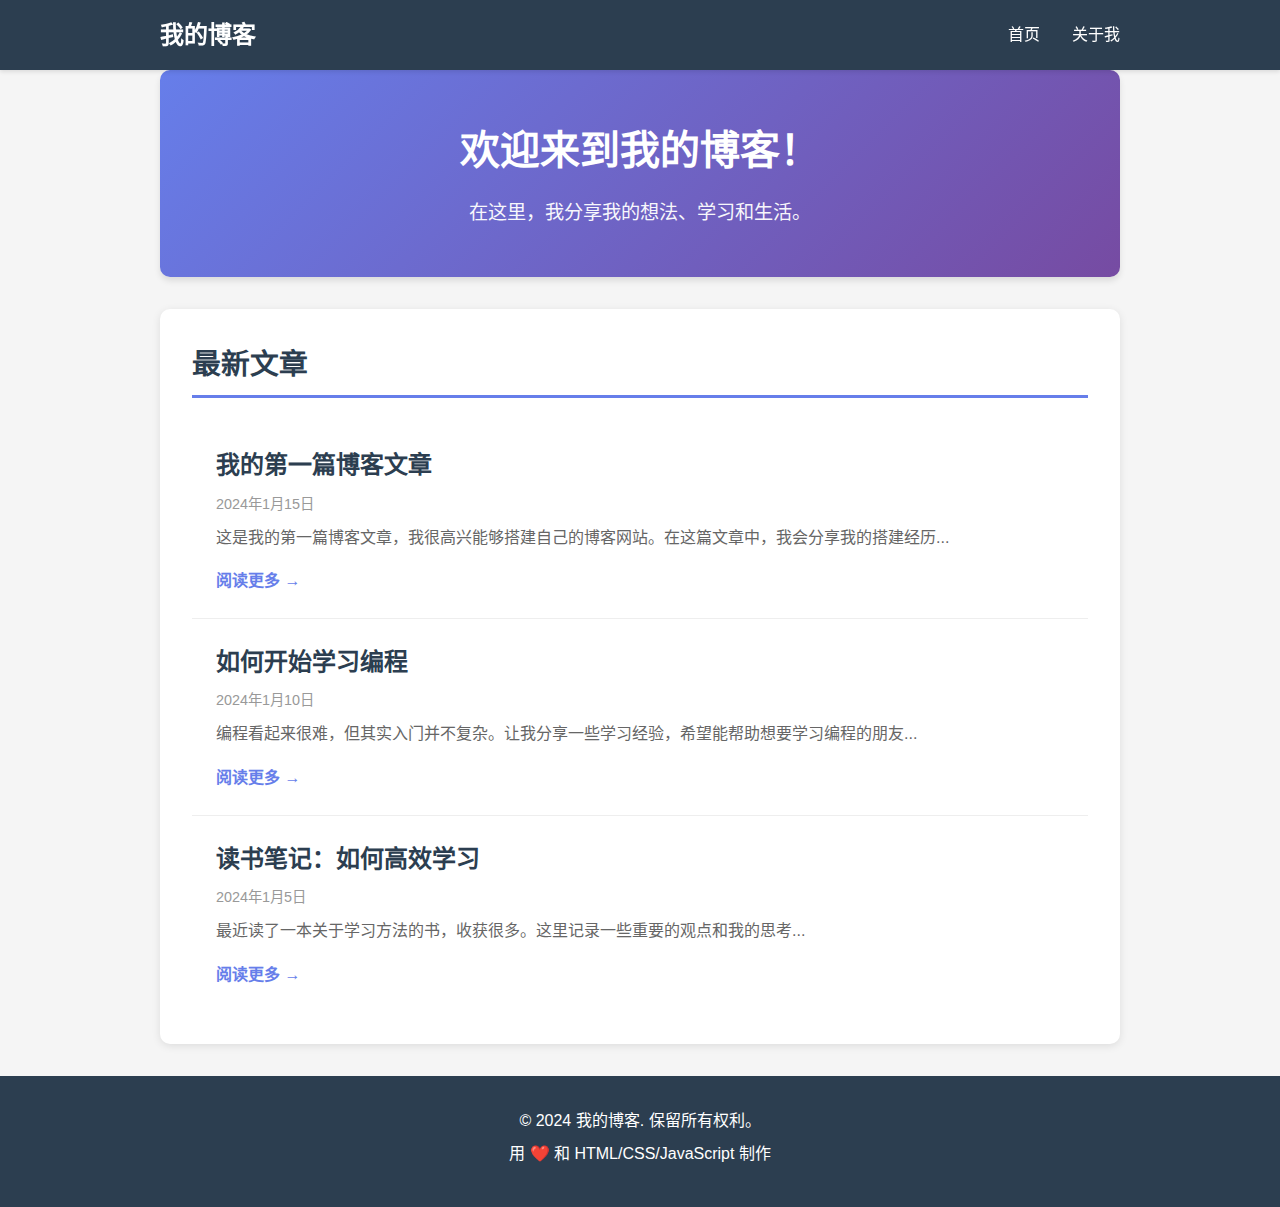
<file: index.html>
<!DOCTYPE html>
<html lang="zh-CN">
<head>
    <meta charset="UTF-8">
    <meta name="viewport" content="width=device-width, initial-scale=1.0">
    <title>我的个人博客</title>
    <link rel="stylesheet" href="css/style.css">
</head>
<body>
    <!-- 导航栏 -->
    <nav class="navbar">
        <div class="container">
            <h1 class="logo">我的博客</h1>
            <ul class="nav-links">
                <li><a href="index.html">首页</a></li>
                <li><a href="about.html">关于我</a></li>
            </ul>
        </div>
    </nav>

    <!-- 主要内容 -->
    <main class="container">
        <section class="hero">
            <h2>欢迎来到我的博客！</h2>
            <p>在这里，我分享我的想法、学习和生活。</p>
        </section>

        <!-- 文章列表 -->
        <section class="posts">
            <h3>最新文章</h3>
            
            <article class="post-card">
                <h4><a href="post1.html">我的第一篇博客文章</a></h4>
                <p class="post-date">2024年1月15日</p>
                <p class="post-excerpt">
                    这是我的第一篇博客文章，我很高兴能够搭建自己的博客网站。在这篇文章中，我会分享我的搭建经历...
                </p>
                <a href="post1.html" class="read-more">阅读更多 →</a>
            </article>

            <article class="post-card">
                <h4><a href="#">如何开始学习编程</a></h4>
                <p class="post-date">2024年1月10日</p>
                <p class="post-excerpt">
                    编程看起来很难，但其实入门并不复杂。让我分享一些学习经验，希望能帮助想要学习编程的朋友...
                </p>
                <a href="#" class="read-more">阅读更多 →</a>
            </article>

            <article class="post-card">
                <h4><a href="#">读书笔记：如何高效学习</a></h4>
                <p class="post-date">2024年1月5日</p>
                <p class="post-excerpt">
                    最近读了一本关于学习方法的书，收获很多。这里记录一些重要的观点和我的思考...
                </p>
                <a href="#" class="read-more">阅读更多 →</a>
            </article>
        </section>
    </main>

    <!-- 页脚 -->
    <footer class="footer">
        <div class="container">
            <p>&copy; 2024 我的博客. 保留所有权利。</p>
            <p>用 ❤️ 和 HTML/CSS/JavaScript 制作</p>
        </div>
    </footer>

    <script src="js/script.js"></script>
</body>
</html>
</file>
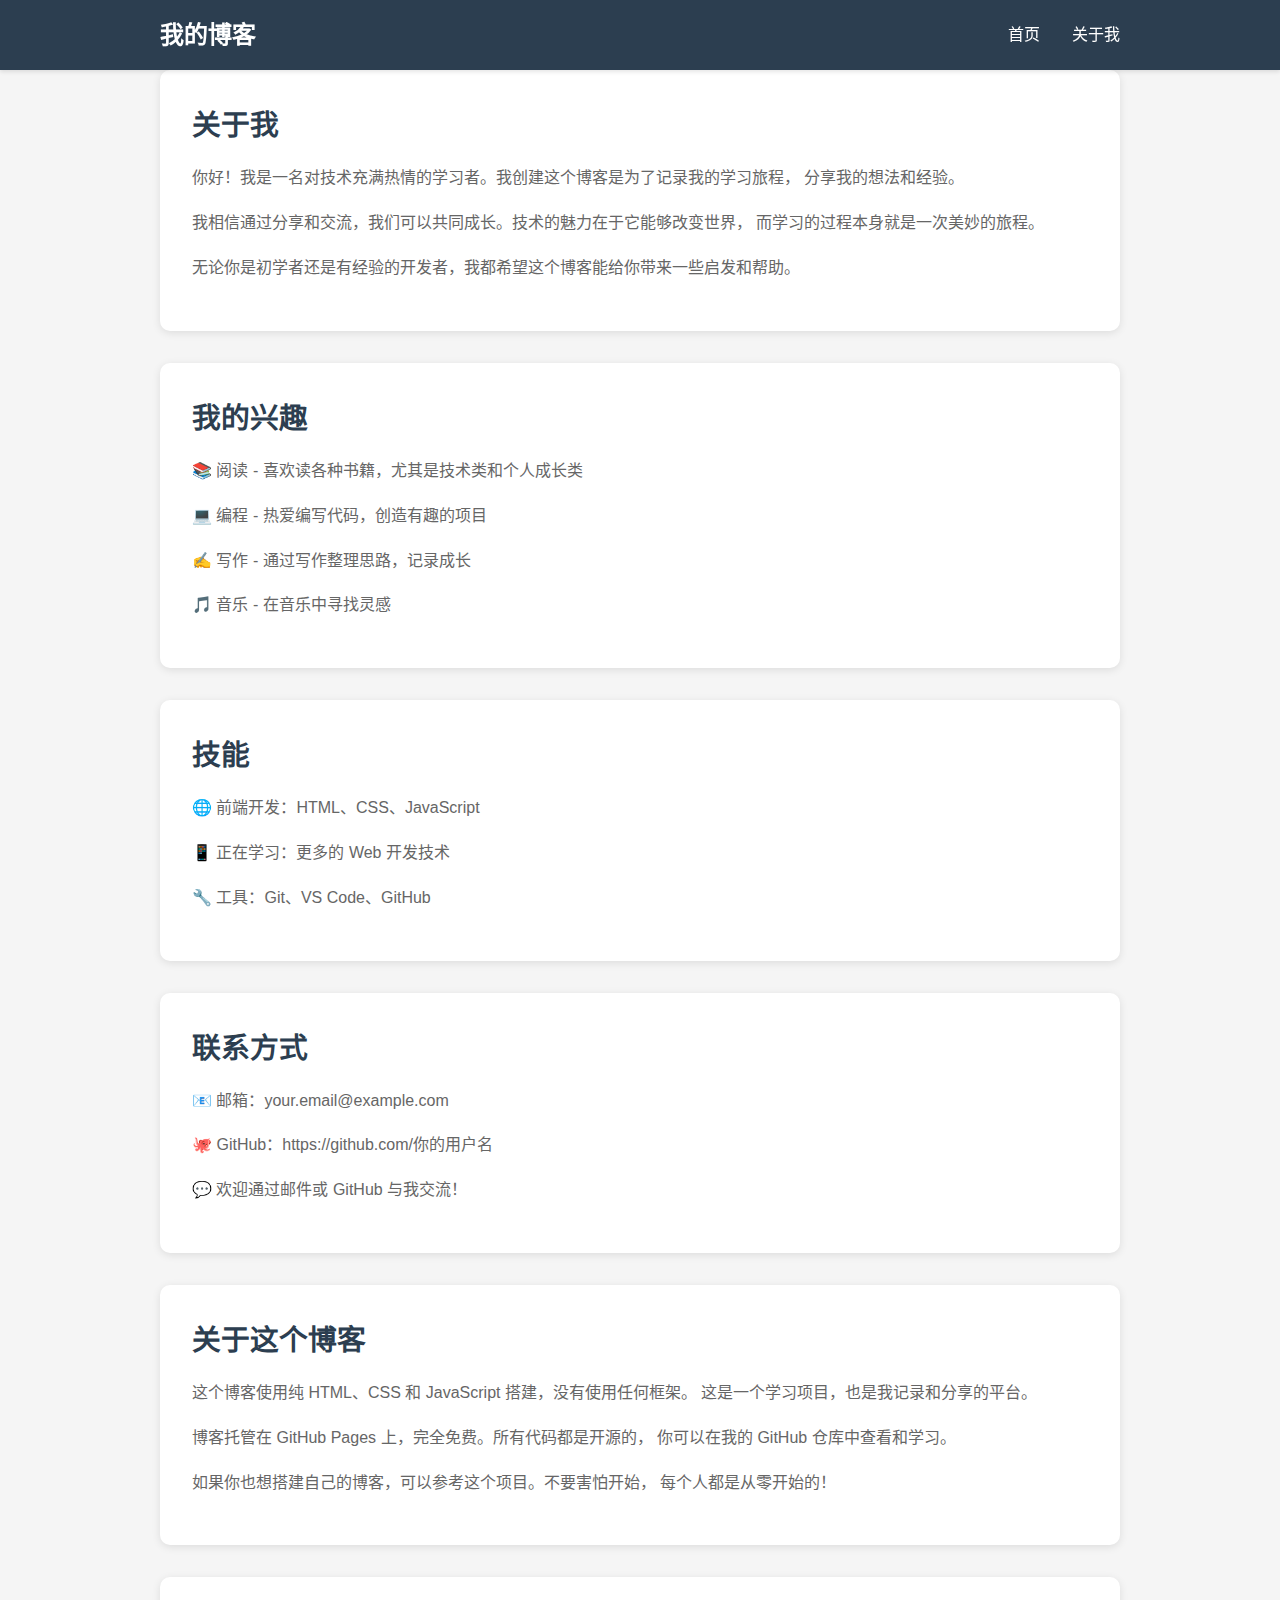
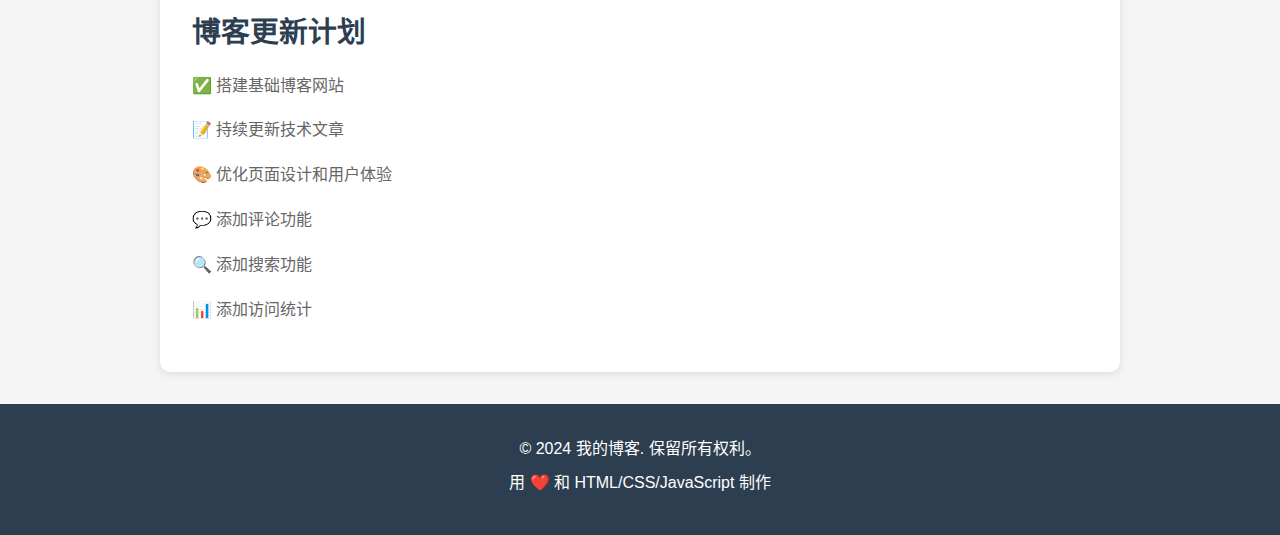
<file: about.html>
<!DOCTYPE html>
<html lang="zh-CN">
<head>
    <meta charset="UTF-8">
    <meta name="viewport" content="width=device-width, initial-scale=1.0">
    <title>关于我 - 我的博客</title>
    <link rel="stylesheet" href="css/style.css">
</head>
<body>
    <nav class="navbar">
        <div class="container">
            <h1 class="logo">我的博客</h1>
            <ul class="nav-links">
                <li><a href="index.html">首页</a></li>
                <li><a href="about.html">关于我</a></li>
            </ul>
        </div>
    </nav>

    <main class="container">
        <div class="about-section">
            <h2>关于我</h2>
            <p>
                你好！我是一名对技术充满热情的学习者。我创建这个博客是为了记录我的学习旅程，
                分享我的想法和经验。
            </p>
            <p>
                我相信通过分享和交流，我们可以共同成长。技术的魅力在于它能够改变世界，
                而学习的过程本身就是一次美妙的旅程。
            </p>
            <p>
                无论你是初学者还是有经验的开发者，我都希望这个博客能给你带来一些启发和帮助。
            </p>
        </div>

        <div class="about-section">
            <h2>我的兴趣</h2>
            <p>📚 阅读 - 喜欢读各种书籍，尤其是技术类和个人成长类</p>
            <p>💻 编程 - 热爱编写代码，创造有趣的项目</p>
            <p>✍️ 写作 - 通过写作整理思路，记录成长</p>
            <p>🎵 音乐 - 在音乐中寻找灵感</p>
        </div>

        <div class="about-section">
            <h2>技能</h2>
            <p>🌐 前端开发：HTML、CSS、JavaScript</p>
            <p>📱 正在学习：更多的 Web 开发技术</p>
            <p>🔧 工具：Git、VS Code、GitHub</p>
        </div>

        <div class="about-section">
            <h2>联系方式</h2>
            <p>📧 邮箱：your.email@example.com</p>
            <p>🐙 GitHub：https://github.com/你的用户名</p>
            <p>💬 欢迎通过邮件或 GitHub 与我交流！</p>
        </div>

        <div class="about-section">
            <h2>关于这个博客</h2>
            <p>
                这个博客使用纯 HTML、CSS 和 JavaScript 搭建，没有使用任何框架。
                这是一个学习项目，也是我记录和分享的平台。
            </p>
            <p>
                博客托管在 GitHub Pages 上，完全免费。所有代码都是开源的，
                你可以在我的 GitHub 仓库中查看和学习。
            </p>
            <p>
                如果你也想搭建自己的博客，可以参考这个项目。不要害怕开始，
                每个人都是从零开始的！
            </p>
        </div>

        <div class="about-section">
            <h2>博客更新计划</h2>
            <p>✅ 搭建基础博客网站</p>
            <p>📝 持续更新技术文章</p>
            <p>🎨 优化页面设计和用户体验</p>
            <p>💬 添加评论功能</p>
            <p>🔍 添加搜索功能</p>
            <p>📊 添加访问统计</p>
        </div>
    </main>

    <footer class="footer">
        <div class="container">
            <p>&copy; 2024 我的博客. 保留所有权利。</p>
            <p>用 ❤️ 和 HTML/CSS/JavaScript 制作</p>
        </div>
    </footer>

    <script src="js/script.js"></script>
</body>
</html>
</file>
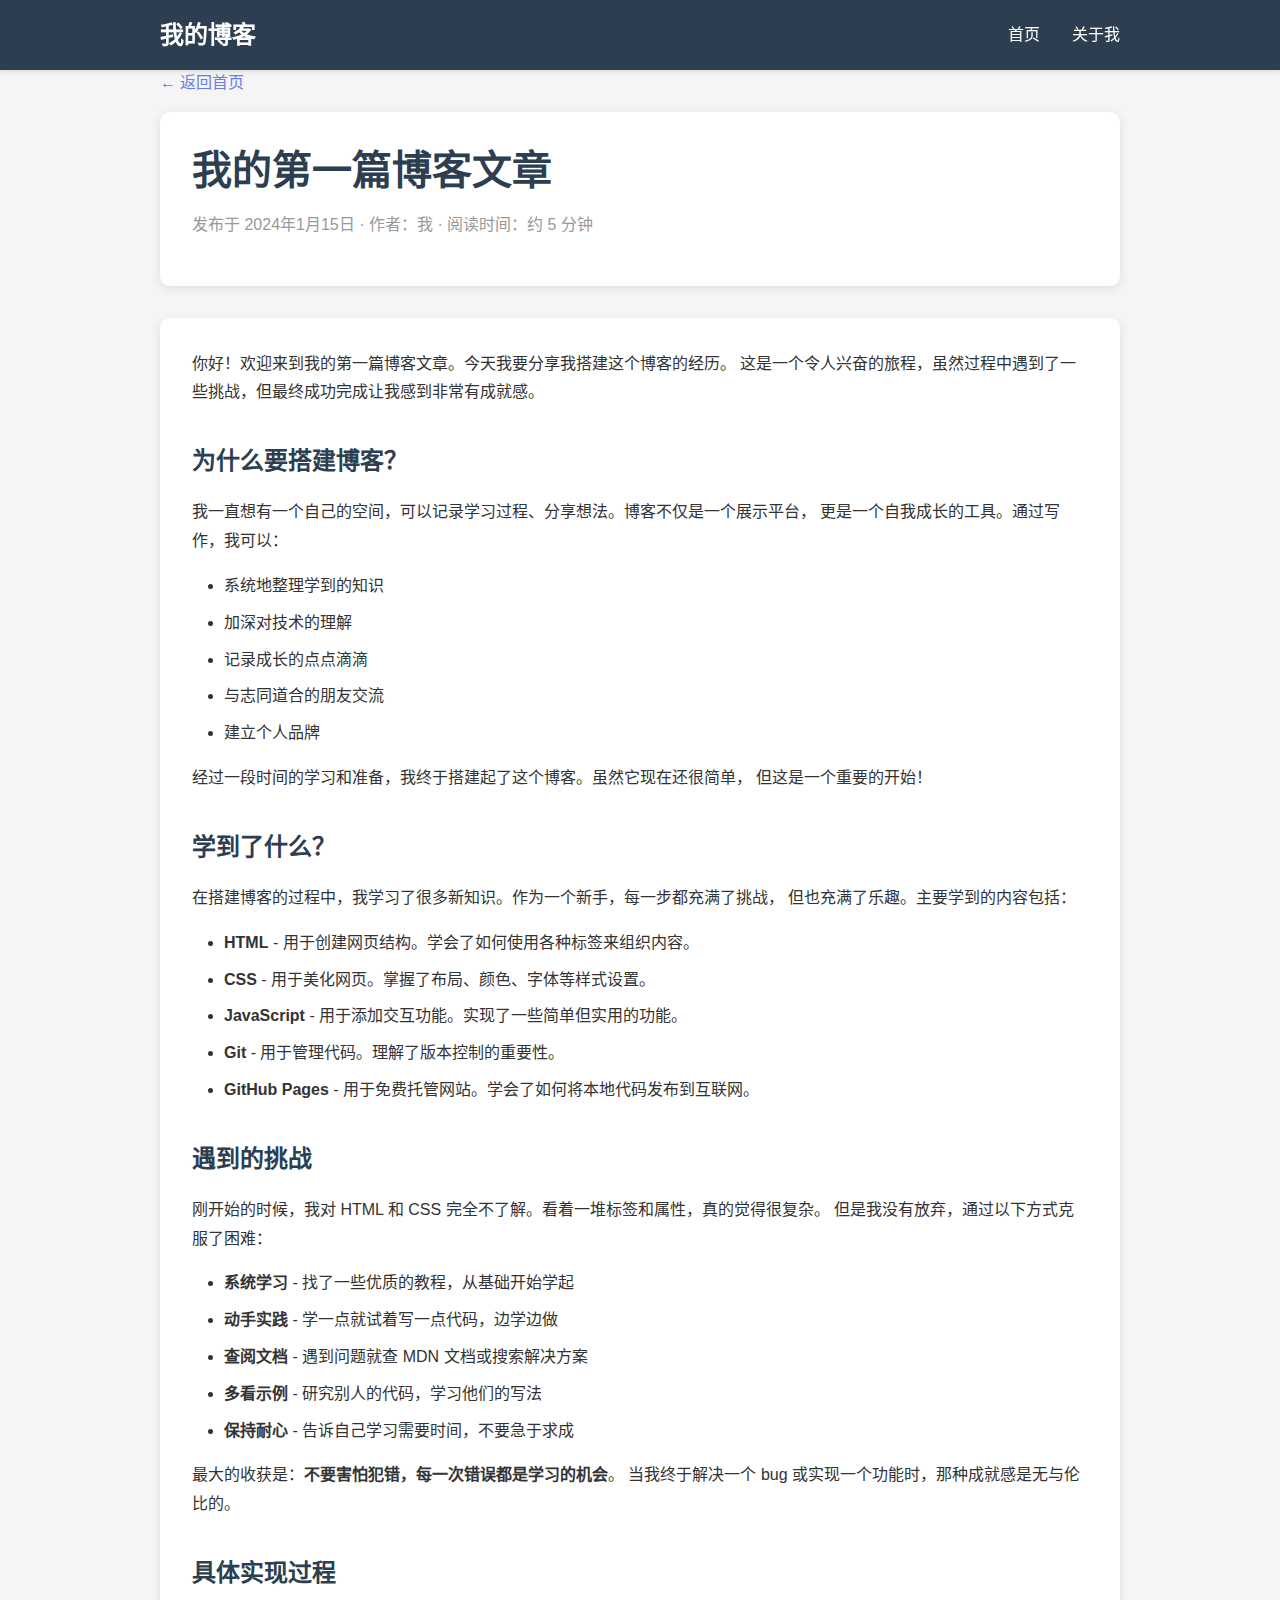
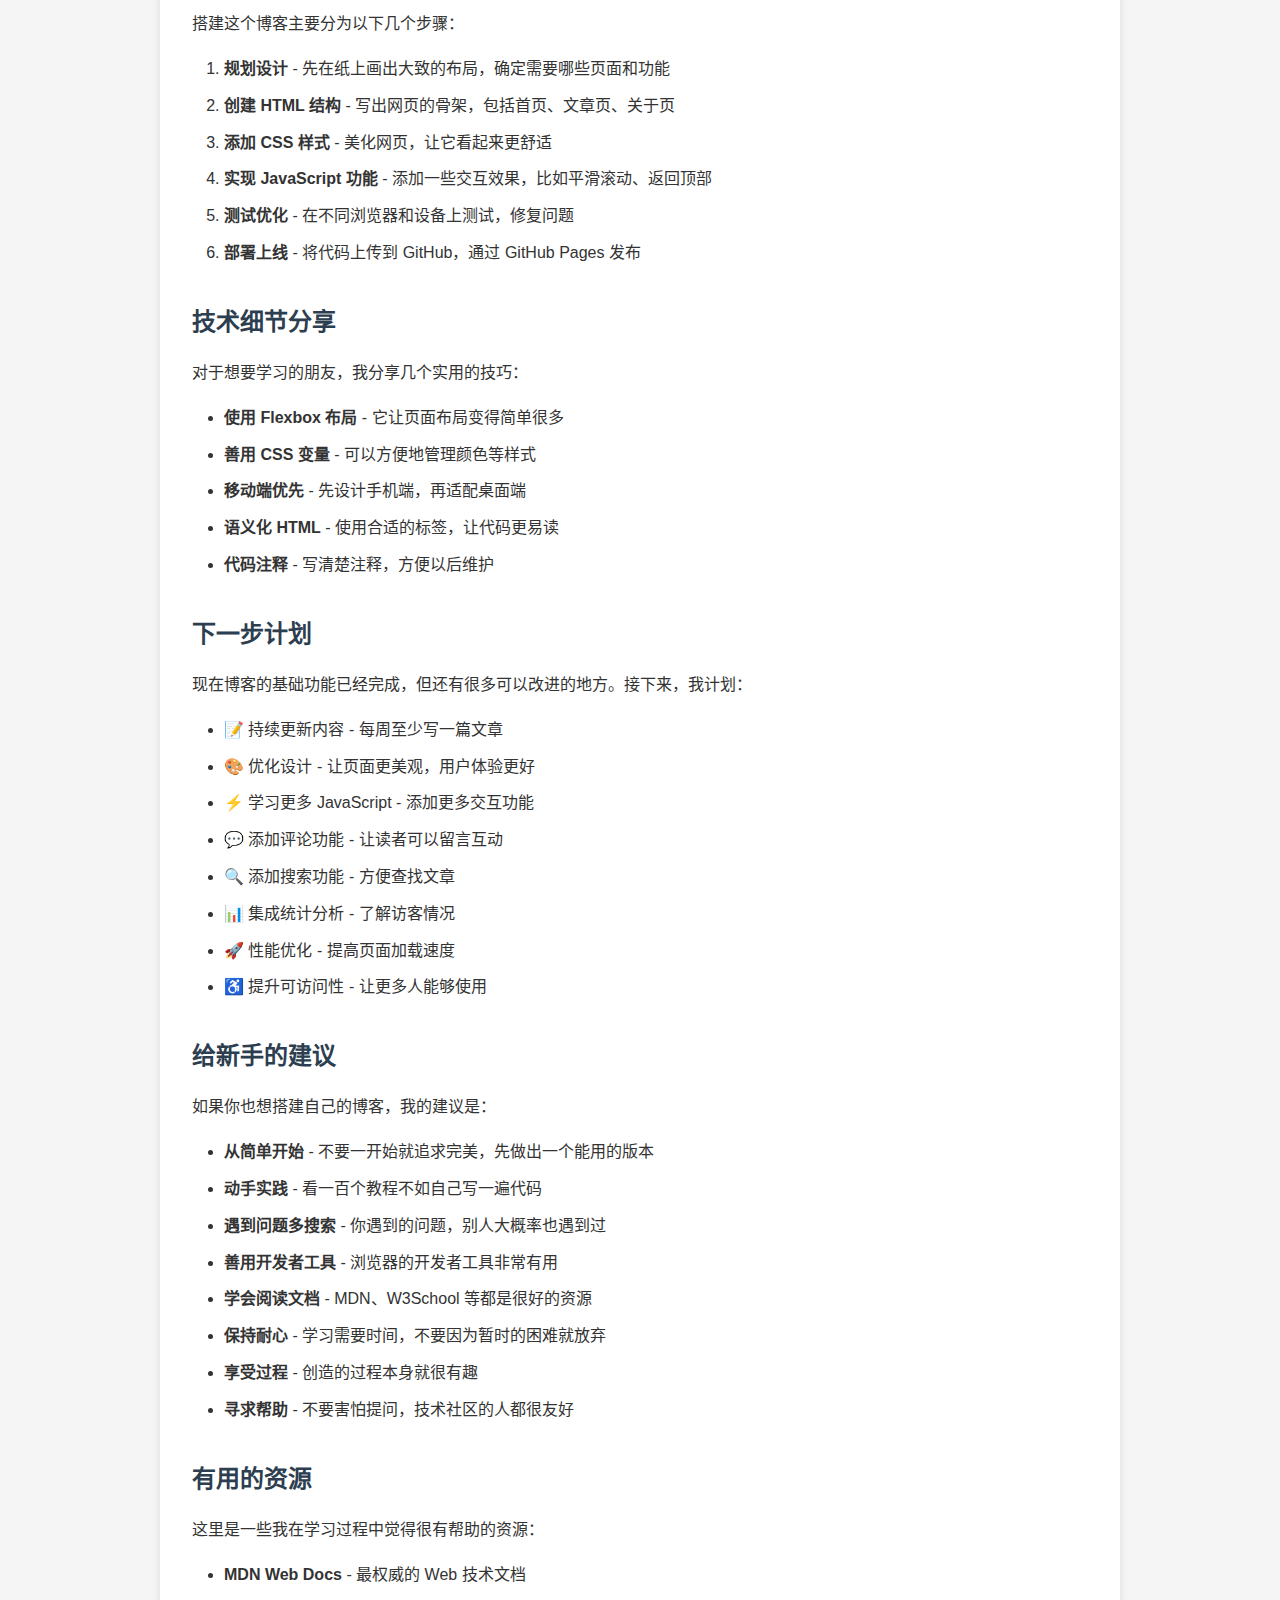
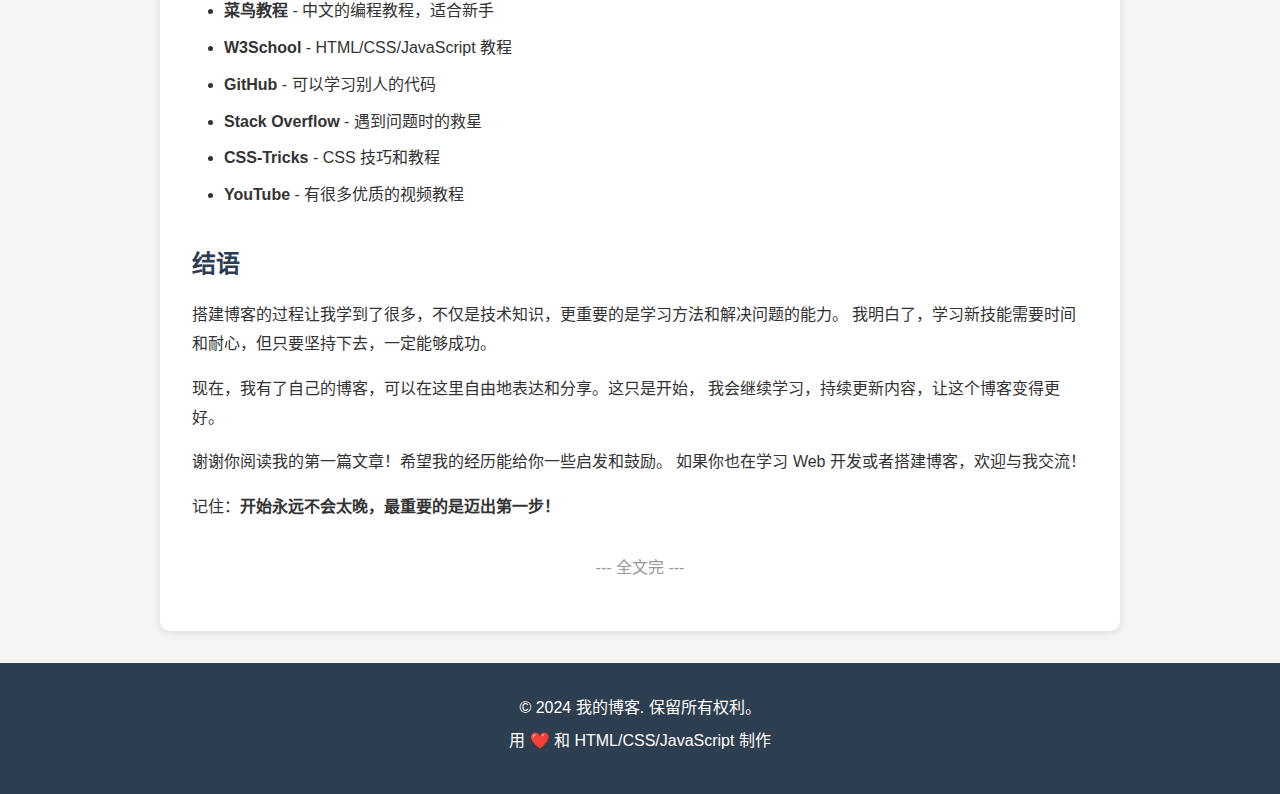
<file: post1.html>
<!DOCTYPE html>
<html lang="zh-CN">
<head>
    <meta charset="UTF-8">
    <meta name="viewport" content="width=device-width, initial-scale=1.0">
    <title>我的第一篇博客文章 - 我的博客</title>
    <link rel="stylesheet" href="css/style.css">
</head>
<body>
    <nav class="navbar">
        <div class="container">
            <h1 class="logo">我的博客</h1>
            <ul class="nav-links">
                <li><a href="index.html">首页</a></li>
                <li><a href="about.html">关于我</a></li>
            </ul>
        </div>
    </nav>

    <main class="container">
        <a href="index.html" class="back-link">← 返回首页</a>
        
        <article class="article-header">
            <h1 class="article-title">我的第一篇博客文章</h1>
            <div class="article-meta">
                发布于 2024年1月15日 · 作者：我 · 阅读时间：约 5 分钟
            </div>
        </article>

        <div class="article-content">
            <p>
                你好！欢迎来到我的第一篇博客文章。今天我要分享我搭建这个博客的经历。
                这是一个令人兴奋的旅程，虽然过程中遇到了一些挑战，但最终成功完成让我感到非常有成就感。
            </p>

            <h3>为什么要搭建博客？</h3>
            <p>
                我一直想有一个自己的空间，可以记录学习过程、分享想法。博客不仅是一个展示平台，
                更是一个自我成长的工具。通过写作，我可以：
            </p>
            <ul>
                <li>系统地整理学到的知识</li>
                <li>加深对技术的理解</li>
                <li>记录成长的点点滴滴</li>
                <li>与志同道合的朋友交流</li>
                <li>建立个人品牌</li>
            </ul>
            <p>
                经过一段时间的学习和准备，我终于搭建起了这个博客。虽然它现在还很简单，
                但这是一个重要的开始！
            </p>

            <h3>学到了什么？</h3>
            <p>
                在搭建博客的过程中，我学习了很多新知识。作为一个新手，每一步都充满了挑战，
                但也充满了乐趣。主要学到的内容包括：
            </p>
            <ul>
                <li><strong>HTML</strong> - 用于创建网页结构。学会了如何使用各种标签来组织内容。</li>
                <li><strong>CSS</strong> - 用于美化网页。掌握了布局、颜色、字体等样式设置。</li>
                <li><strong>JavaScript</strong> - 用于添加交互功能。实现了一些简单但实用的功能。</li>
                <li><strong>Git</strong> - 用于管理代码。理解了版本控制的重要性。</li>
                <li><strong>GitHub Pages</strong> - 用于免费托管网站。学会了如何将本地代码发布到互联网。</li>
            </ul>

            <h3>遇到的挑战</h3>
            <p>
                刚开始的时候，我对 HTML 和 CSS 完全不了解。看着一堆标签和属性，真的觉得很复杂。
                但是我没有放弃，通过以下方式克服了困难：
            </p>
            <ul>
                <li><strong>系统学习</strong> - 找了一些优质的教程，从基础开始学起</li>
                <li><strong>动手实践</strong> - 学一点就试着写一点代码，边学边做</li>
                <li><strong>查阅文档</strong> - 遇到问题就查 MDN 文档或搜索解决方案</li>
                <li><strong>多看示例</strong> - 研究别人的代码，学习他们的写法</li>
                <li><strong>保持耐心</strong> - 告诉自己学习需要时间，不要急于求成</li>
            </ul>
            <p>
                最大的收获是：<strong>不要害怕犯错，每一次错误都是学习的机会</strong>。
                当我终于解决一个 bug 或实现一个功能时，那种成就感是无与伦比的。
            </p>

            <h3>具体实现过程</h3>
            <p>
                搭建这个博客主要分为以下几个步骤：
            </p>
            <ol>
                <li><strong>规划设计</strong> - 先在纸上画出大致的布局，确定需要哪些页面和功能</li>
                <li><strong>创建 HTML 结构</strong> - 写出网页的骨架，包括首页、文章页、关于页</li>
                <li><strong>添加 CSS 样式</strong> - 美化网页，让它看起来更舒适</li>
                <li><strong>实现 JavaScript 功能</strong> - 添加一些交互效果，比如平滑滚动、返回顶部</li>
                <li><strong>测试优化</strong> - 在不同浏览器和设备上测试，修复问题</li>
                <li><strong>部署上线</strong> - 将代码上传到 GitHub，通过 GitHub Pages 发布</li>
            </ol>

            <h3>技术细节分享</h3>
            <p>
                对于想要学习的朋友，我分享几个实用的技巧：
            </p>
            <ul>
                <li><strong>使用 Flexbox 布局</strong> - 它让页面布局变得简单很多</li>
                <li><strong>善用 CSS 变量</strong> - 可以方便地管理颜色等样式</li>
                <li><strong>移动端优先</strong> - 先设计手机端，再适配桌面端</li>
                <li><strong>语义化 HTML</strong> - 使用合适的标签，让代码更易读</li>
                <li><strong>代码注释</strong> - 写清楚注释，方便以后维护</li>
            </ul>

            <h3>下一步计划</h3>
            <p>
                现在博客的基础功能已经完成，但还有很多可以改进的地方。接下来，我计划：
            </p>
            <ul>
                <li>📝 持续更新内容 - 每周至少写一篇文章</li>
                <li>🎨 优化设计 - 让页面更美观，用户体验更好</li>
                <li>⚡ 学习更多 JavaScript - 添加更多交互功能</li>
                <li>💬 添加评论功能 - 让读者可以留言互动</li>
                <li>🔍 添加搜索功能 - 方便查找文章</li>
                <li>📊 集成统计分析 - 了解访客情况</li>
                <li>🚀 性能优化 - 提高页面加载速度</li>
                <li>♿ 提升可访问性 - 让更多人能够使用</li>
            </ul>

            <h3>给新手的建议</h3>
            <p>
                如果你也想搭建自己的博客，我的建议是：
            </p>
            <ul>
                <li><strong>从简单开始</strong> - 不要一开始就追求完美，先做出一个能用的版本</li>
                <li><strong>动手实践</strong> - 看一百个教程不如自己写一遍代码</li>
                <li><strong>遇到问题多搜索</strong> - 你遇到的问题，别人大概率也遇到过</li>
                <li><strong>善用开发者工具</strong> - 浏览器的开发者工具非常有用</li>
                <li><strong>学会阅读文档</strong> - MDN、W3School 等都是很好的资源</li>
                <li><strong>保持耐心</strong> - 学习需要时间，不要因为暂时的困难就放弃</li>
                <li><strong>享受过程</strong> - 创造的过程本身就很有趣</li>
                <li><strong>寻求帮助</strong> - 不要害怕提问，技术社区的人都很友好</li>
            </ul>

            <h3>有用的资源</h3>
            <p>
                这里是一些我在学习过程中觉得很有帮助的资源：
            </p>
            <ul>
                <li><strong>MDN Web Docs</strong> - 最权威的 Web 技术文档</li>
                <li><strong>菜鸟教程</strong> - 中文的编程教程，适合新手</li>
                <li><strong>W3School</strong> - HTML/CSS/JavaScript 教程</li>
                <li><strong>GitHub</strong> - 可以学习别人的代码</li>
                <li><strong>Stack Overflow</strong> - 遇到问题时的救星</li>
                <li><strong>CSS-Tricks</strong> - CSS 技巧和教程</li>
                <li><strong>YouTube</strong> - 有很多优质的视频教程</li>
            </ul>

            <h3>结语</h3>
            <p>
                搭建博客的过程让我学到了很多，不仅是技术知识，更重要的是学习方法和解决问题的能力。
                我明白了，学习新技能需要时间和耐心，但只要坚持下去，一定能够成功。
            </p>
            <p>
                现在，我有了自己的博客，可以在这里自由地表达和分享。这只是开始，
                我会继续学习，持续更新内容，让这个博客变得更好。
            </p>
            <p>
                谢谢你阅读我的第一篇文章！希望我的经历能给你一些启发和鼓励。
                如果你也在学习 Web 开发或者搭建博客，欢迎与我交流！
            </p>
            <p>
                记住：<strong>开始永远不会太晚，最重要的是迈出第一步！</strong>
            </p>
            <p style="text-align: center; margin-top: 2rem; color: #999;">
                --- 全文完 ---
            </p>
        </div>
    </main>

    <footer class="footer">
        <div class="container">
            <p>&copy; 2024 我的博客. 保留所有权利。</p>
            <p>用 ❤️ 和 HTML/CSS/JavaScript 制作</p>
        </div>
    </footer>

    <script src="js/script.js"></script>
</body>
</html>
</file>
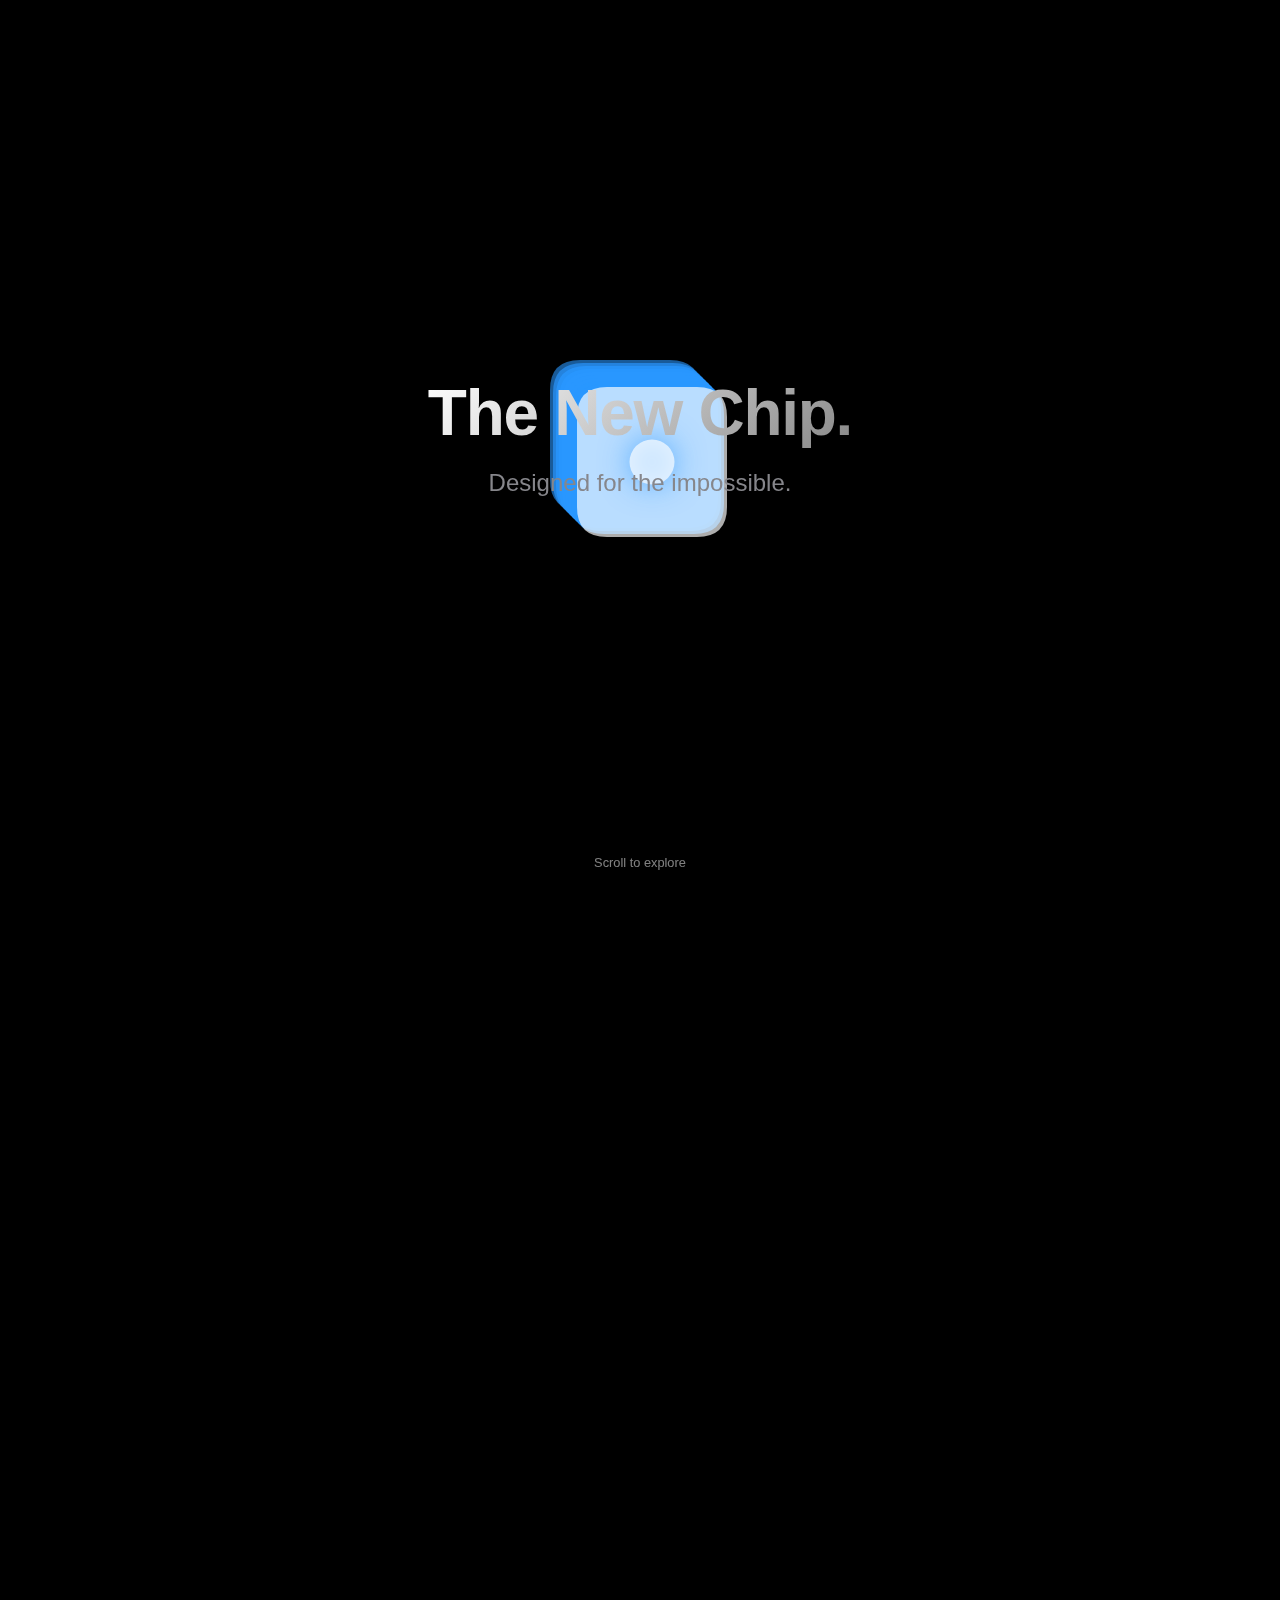
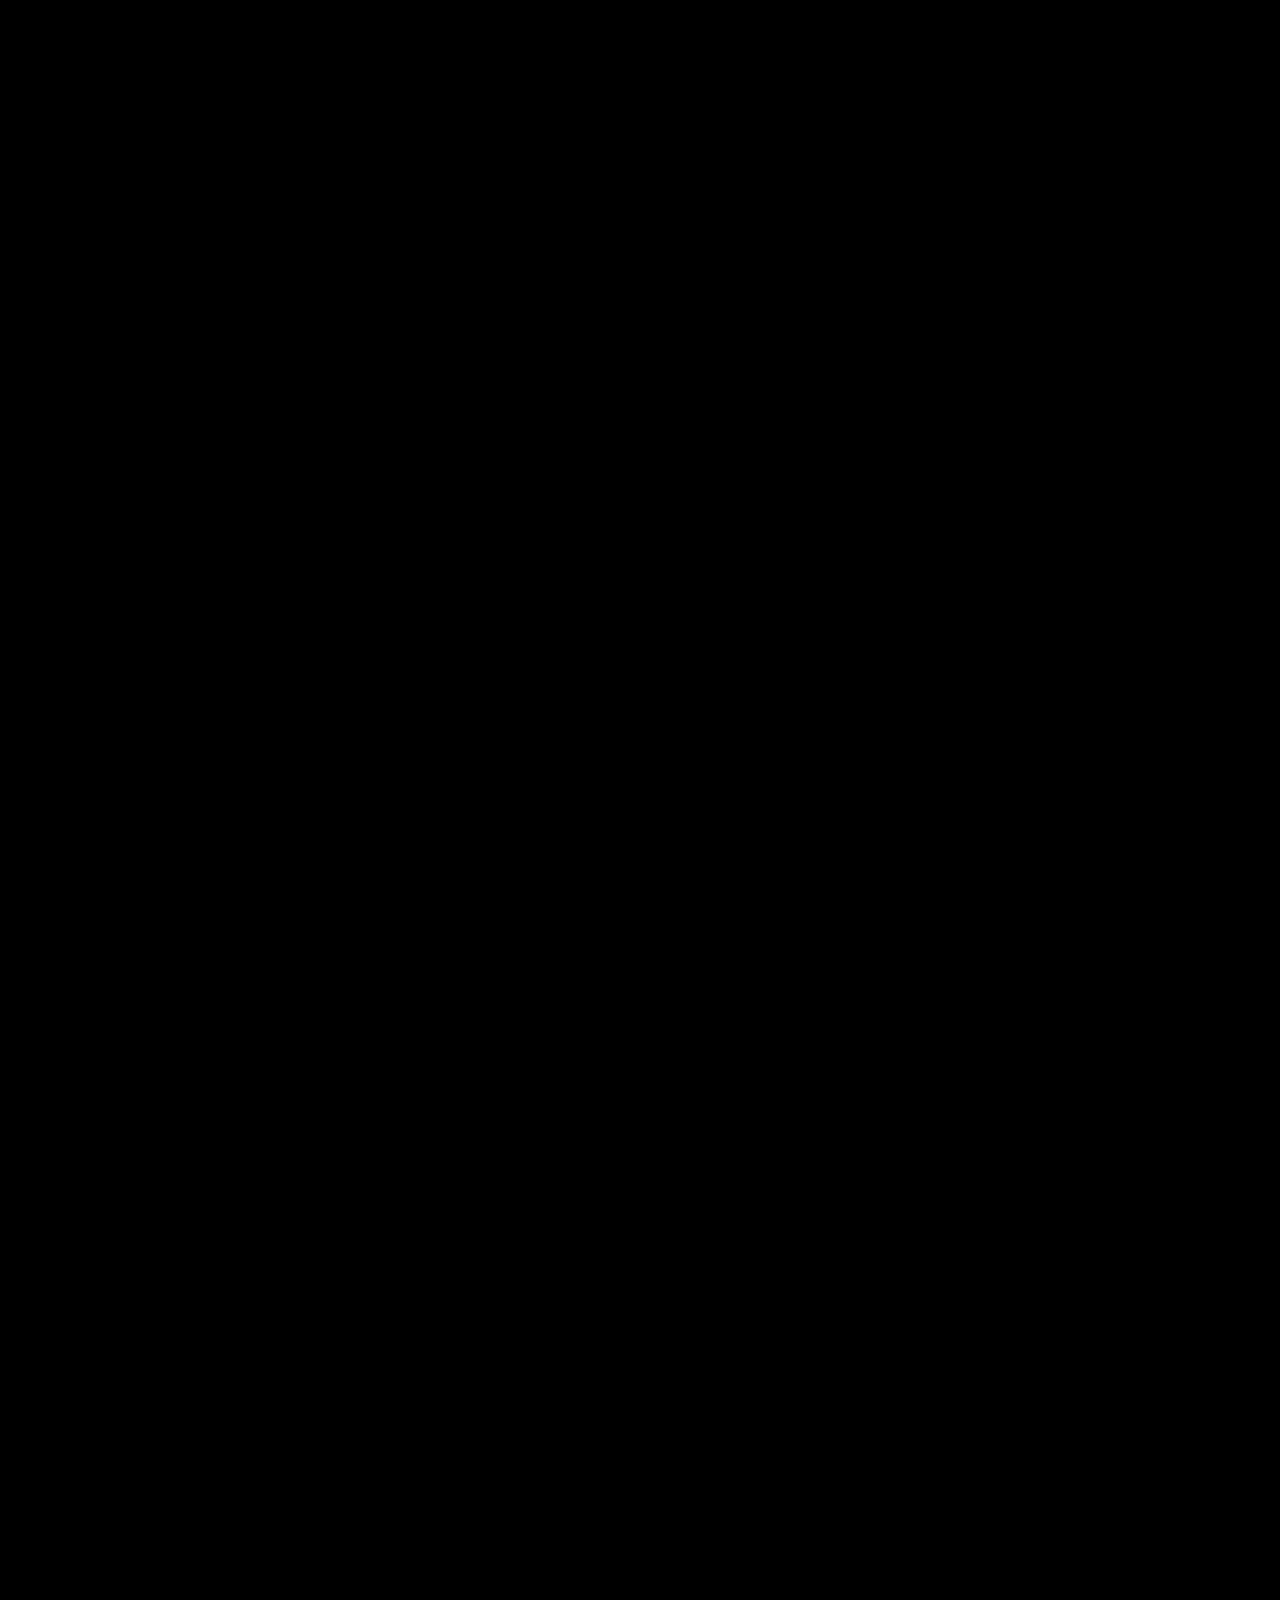
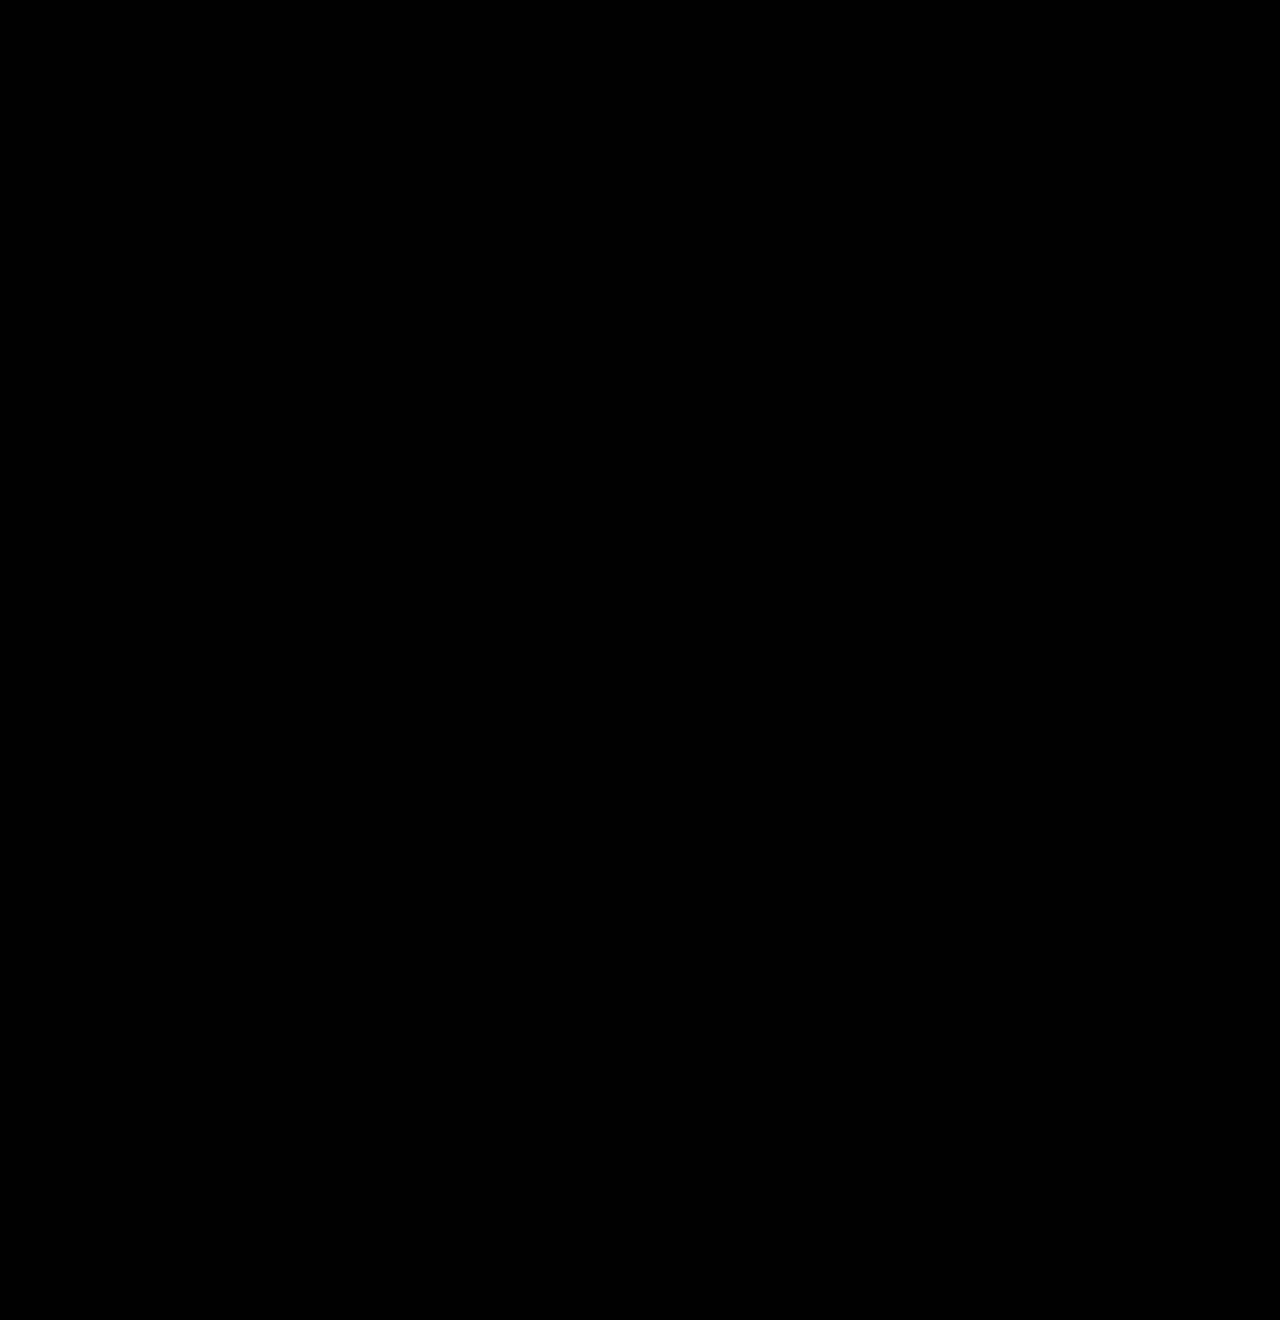
<file: test.html>
<!DOCTYPE html>
<html lang="en">
<head>
    <meta charset="UTF-8">
    <meta name="viewport" content="width=device-width, initial-scale=1.0">
    <title>Apple Style Scrollytelling</title>
    <style>
        :root {
            --bg-color: #000000;
            --text-color: #f5f5f7;
            --accent-color: #2997ff;
            --font-stack: -apple-system, BlinkMacSystemFont, "SF Pro Text", "Segoe UI", Roboto, Helvetica, Arial, sans-serif;
        }

        body {
            margin: 0;
            padding: 0;
            background-color: var(--bg-color);
            color: var(--text-color);
            font-family: var(--font-stack);
            overflow-x: hidden;
            /* 隐藏默认滚动条，使用自定义逻辑，但保留滚动功能 */
        }

        /* 画布容器：固定在屏幕背后 */
        #canvas-container {
            position: fixed;
            top: 0;
            left: 0;
            width: 100vw;
            height: 100vh;
            z-index: 1;
            display: flex;
            justify-content: center;
            align-items: center;
        }

        canvas {
            width: 100%;
            height: 100%;
        }

        /* 滚动轨道：决定页面的总高度 */
        .scroll-track {
            height: 500vh; /* 5个屏幕的高度 */
            position: relative;
            z-index: 2;
        }

        /* 文本层 */
        .text-layer {
            position: relative;
            width: 100%;
        }

        .section {
            height: 100vh;
            display: flex;
            flex-direction: column;
            justify-content: center;
            align-items: center;
            opacity: 0;
            transform: translateY(20px);
            transition: opacity 0.8s ease, transform 0.8s ease;
            pointer-events: none; /* 让鼠标事件穿透到后面，如果需要 */
        }

        .section.active {
            opacity: 1;
            transform: translateY(0);
        }

        h1 {
            font-size: 4rem;
            font-weight: 700;
            letter-spacing: -0.02em;
            margin: 0;
            text-align: center;
            background: linear-gradient(135deg, #fff 0%, #888 100%);
            -webkit-background-clip: text;
            -webkit-text-fill-color: transparent;
        }

        p {
            font-size: 1.5rem;
            font-weight: 400;
            color: #86868b;
            max-width: 600px;
            text-align: center;
            margin-top: 1rem;
            line-height: 1.4;
        }

        .cta {
            color: var(--accent-color);
            margin-top: 1rem;
            font-size: 1.2rem;
            font-weight: 500;
        }

        /* 简单的加载指示器 */
        .scroll-indicator {
            position: fixed;
            bottom: 30px;
            left: 50%;
            transform: translateX(-50%);
            color: #fff;
            z-index: 10;
            animation: bounce 2s infinite;
            font-size: 0.8rem;
            opacity: 0.5;
        }

        @keyframes bounce {
            0%, 20%, 50%, 80%, 100% {transform: translateX(-50%) translateY(0);}
            40% {transform: translateX(-50%) translateY(-10px);}
            60% {transform: translateX(-50%) translateY(-5px);}
        }
    </style>
</head>
<body>

    <!-- 1. 背景画布 -->
    <div id="canvas-container">
        <canvas id="hero-canvas"></canvas>
    </div>

    <!-- 2. 滚动内容 -->
    <div class="scroll-track">
        <div class="text-layer">
            <section class="section" id="sec-0">
                <h1>The New Chip.</h1>
                <p>Designed for the impossible.</p>
            </section>
            
            <section class="section" id="sec-1">
                <h1>Pure Speed.</h1>
                <p>Processing millions of operations per second with zero latency.</p>
            </section>

            <section class="section" id="sec-2">
                <h1>Integration.</h1>
                <p>Unified memory architecture brings everything together.</p>
            </section>

            <section class="section" id="sec-3">
                <h1>Efficiency.</h1>
                <p>All day battery life. Power that lasts.</p>
            </section>

            <section class="section" id="sec-4">
                <h1>Pro.</h1>
                <p class="cta">Learn more ></p>
            </section>
        </div>
    </div>

    <div class="scroll-indicator">Scroll to explore</div>

    <script>
        /**
         * 创意交互核心逻辑
         * 1. 设置高DPI Canvas
         * 2. 创建平滑滚动插值 (Lerp)
         * 3. 绘制随着进度变化的几何图形
         */
        
        const canvas = document.getElementById('hero-canvas');
        const ctx = canvas.getContext('2d');
        const sections = document.querySelectorAll('.section');
        
        // 状态管理
        let state = {
            scrollProgress: 0, // 当前滚动的百分比 (0 到 1)
            targetProgress: 0, // 目标百分比 (由原生滚动条决定)
            width: 0,
            height: 0
        };

        // 线性插值函数：实现“惯性”效果
        const lerp = (start, end, factor) => start + (end - start) * factor;

        // 初始化 Canvas 尺寸（处理 Retina 屏）
        function resize() {
            state.width = window.innerWidth;
            state.height = window.innerHeight;
            
            const dpr = window.devicePixelRatio || 1;
            canvas.width = state.width * dpr;
            canvas.height = state.height * dpr;
            ctx.scale(dpr, dpr);
        }

        window.addEventListener('resize', resize);
        resize();

        // 核心绘图函数
        function draw(progress) {
            // 清空画布
            ctx.clearRect(0, 0, state.width, state.height);
            
            // 保存上下文
            ctx.save();
            
            // 将原点移动到屏幕中心
            ctx.translate(state.width / 2, state.height / 2);

            // --- 阶段 1: 基础变换参数计算 ---
            // 随着滚动，物体会旋转、缩放、改变颜色
            
            // 旋转角度：从 0 旋转到 360度 (2PI) * 2
            const rotation = progress * Math.PI * 4;
            
            // 缩放：先放大，中间缩小，最后再放大
            // 使用正弦波模拟呼吸感
            const scaleBase = state.width < 768 ? 0.8 : 1.5;
            const scale = scaleBase + Math.sin(progress * Math.PI) * 0.5;
            
            // 颜色变换：从蓝色 -> 紫色 -> 橙色
            // 简单模拟 Apple 的渐变色风格
            let r, g, b;
            if (progress < 0.5) {
                // Blue to Purple
                const p = progress * 2;
                r = lerp(41, 150, p);
                g = lerp(151, 50, p);
                b = lerp(255, 200, p);
            } else {
                // Purple to Orange
                const p = (progress - 0.5) * 2;
                r = lerp(150, 255, p);
                g = lerp(50, 165, p);
                b = lerp(200, 0, p);
            }
            const color = `rgb(${r}, ${g}, ${b})`;

            // --- 阶段 2: 绘制“芯片/设备” ---
            // 我们画一个带有光晕的圆角矩形组，模拟 3D 旋转
            
            ctx.scale(scale, scale);
            ctx.rotate(rotation);

            // 模拟 3D：绘制多层叠加
            const layers = 10;
            const size = 100;
            
            for (let i = 0; i < layers; i++) {
                // 根据进度拆解层级 (Explosion effect)
                // 在进度 0.4 到 0.6 之间，层级会分开
                let explosion = 0;
                if (progress > 0.3 && progress < 0.7) {
                    explosion = Math.sin((progress - 0.3) / 0.4 * Math.PI) * 50;
                }

                const offset = (i - layers/2) * (2 + explosion/5);
                
                // 计算视差透明度
                const alpha = 1 - (Math.abs(i - layers/2) / layers) * 0.8;
                
                ctx.fillStyle = i === layers-1 ? '#ffffff' : color;
                ctx.globalAlpha = alpha; // 设置透明度
                
                // 绘制每一层
                // 使用简单的透视模拟：每一层稍微偏移
                ctx.beginPath();
                // 绘制圆角矩形
                const x = -size / 2 + offset; // 简单的 3D 偏移模拟
                const y = -size / 2 + offset;
                roundRect(ctx, x, y, size, size, 20);
                ctx.fill();
                
                // 如果是顶层，加一个 Logo 或者是核心发光点
                if (i === layers - 1) {
                    ctx.shadowBlur = 30;
                    ctx.shadowColor = color;
                    ctx.fillStyle = '#fff';
                    ctx.beginPath();
                    ctx.arc(x + size/2, y + size/2, 15, 0, Math.PI * 2);
                    ctx.fill();
                    ctx.shadowBlur = 0;
                }
            }

            // --- 阶段 3: 绘制连接线/数据流 (在中间部分出现) ---
            if (progress > 0.1 && progress < 0.9) {
                ctx.globalAlpha = 0.3;
                ctx.strokeStyle = '#fff';
                ctx.lineWidth = 1;
                ctx.beginPath();
                // 画一个动态的环
                const radius = 200 + Math.sin(Date.now() / 500) * 10;
                ctx.arc(0, 0, radius * (1-progress), 0, Math.PI * 2);
                ctx.stroke();
            }

            ctx.restore();
        }

        // 辅助函数：绘制圆角矩形
        function roundRect(ctx, x, y, width, height, radius) {
            ctx.beginPath();
            ctx.moveTo(x + radius, y);
            ctx.lineTo(x + width - radius, y);
            ctx.quadraticCurveTo(x + width, y, x + width, y + radius);
            ctx.lineTo(x + width, y + height - radius);
            ctx.quadraticCurveTo(x + width, y + height, x + width - radius, y + height);
            ctx.lineTo(x + radius, y + height);
            ctx.quadraticCurveTo(x, y + height, x, y + height - radius);
            ctx.lineTo(x, y + radius);
            ctx.quadraticCurveTo(x, y, x + radius, y);
            ctx.closePath();
        }

        // 动画循环
        function loop() {
            // 1. 获取目标滚动值
            const scrollTrack = document.querySelector('.scroll-track');
            const maxScroll = scrollTrack.clientHeight - window.innerHeight;
            const currentScrollY = window.scrollY;
            
            state.targetProgress = Math.max(0, Math.min(1, currentScrollY / maxScroll));

            // 2. 使用 Lerp 让 scrollProgress 慢慢追上 targetProgress
            // 0.05 是阻尼系数，数值越小越“滑”，越大越跟手
            state.scrollProgress = lerp(state.scrollProgress, state.targetProgress, 0.05);

            // 3. 根据当前进度触发文字显隐 (CSS Class 切换)
            updateTextSections(state.scrollProgress);

            // 4. 绘制 Canvas
            draw(state.scrollProgress);

            requestAnimationFrame(loop);
        }

        function updateTextSections(progress) {
            // 将 0-1 的进度映射到 5 个部分
            const sectionCount = sections.length;
            const step = 1 / (sectionCount - 0.5); // 稍微调整步长让最后一个也能显示

            sections.forEach((section, index) => {
                const start = index * step - 0.1;
                const end = (index + 1) * step;

                // 如果当前进度在区段内，添加 active 类
                if (progress >= start && progress < end) {
                    section.classList.add('active');
                } else {
                    section.classList.remove('active');
                }
            });
        }

        // 启动
        loop();

    </script>
</body>
</html>
</file>
<file: css/style.css>
/* ================================
   基础样式重置
   ================================ */
* {
    margin: 0;
    padding: 0;
    box-sizing: border-box;
}

body {
    font-family: -apple-system, BlinkMacSystemFont, "Segoe UI", "Microsoft YaHei", "PingFang SC", "Hiragino Sans GB", sans-serif;
    line-height: 1.6;
    color: #333;
    background-color: #f5f5f5;
}

/* ================================
   容器布局
   ================================ */
.container {
    max-width: 1000px;
    margin: 0 auto;
    padding: 0 20px;
}

/* ================================
   导航栏样式
   ================================ */
.navbar {
    background-color: #2c3e50;
    color: white;
    padding: 1rem 0;
    box-shadow: 0 2px 4px rgba(0,0,0,0.1);
    position: sticky;
    top: 0;
    z-index: 1000;
}

.navbar .container {
    display: flex;
    justify-content: space-between;
    align-items: center;
}

.logo {
    font-size: 1.5rem;
    font-weight: bold;
}

.nav-links {
    display: flex;
    list-style: none;
    gap: 2rem;
}

.nav-links a {
    color: white;
    text-decoration: none;
    transition: opacity 0.3s;
    font-weight: 500;
}

.nav-links a:hover {
    opacity: 0.8;
}

/* ================================
   主要内容区域
   ================================ */
main {
    margin: 2rem auto;
    min-height: calc(100vh - 200px);
}

/* ================================
   欢迎区域（Hero Section）
   ================================ */
.hero {
    background: linear-gradient(135deg, #667eea 0%, #764ba2 100%);
    color: white;
    padding: 3rem 2rem;
    border-radius: 10px;
    text-align: center;
    margin-bottom: 2rem;
    box-shadow: 0 4px 6px rgba(0,0,0,0.1);
}

.hero h2 {
    font-size: 2.5rem;
    margin-bottom: 1rem;
    font-weight: bold;
}

.hero p {
    font-size: 1.2rem;
    opacity: 0.95;
}

/* ================================
   文章列表样式
   ================================ */
.posts {
    background: white;
    padding: 2rem;
    border-radius: 10px;
    box-shadow: 0 2px 8px rgba(0,0,0,0.1);
}

.posts h3 {
    font-size: 1.8rem;
    margin-bottom: 1.5rem;
    color: #2c3e50;
    border-bottom: 3px solid #667eea;
    padding-bottom: 0.5rem;
}

/* ================================
   文章卡片样式
   ================================ */
.post-card {
    padding: 1.5rem;
    border-bottom: 1px solid #eee;
    transition: all 0.3s;
}

.post-card:last-child {
    border-bottom: none;
}

.post-card:hover {
    background-color: #f9f9f9;
    transform: translateX(5px);
}

.post-card h4 {
    font-size: 1.5rem;
    margin-bottom: 0.5rem;
}

.post-card h4 a {
    color: #2c3e50;
    text-decoration: none;
    transition: color 0.3s;
}

.post-card h4 a:hover {
    color: #667eea;
}

.post-date {
    color: #999;
    font-size: 0.9rem;
    margin-bottom: 0.5rem;
}

.post-excerpt {
    color: #666;
    margin-bottom: 1rem;
    line-height: 1.8;
}

.read-more {
    color: #667eea;
    text-decoration: none;
    font-weight: bold;
    transition: all 0.3s;
}

.read-more:hover {
    text-decoration: underline;
    color: #764ba2;
}

/* ================================
   文章页面样式
   ================================ */
.article-header {
    background: white;
    padding: 2rem;
    border-radius: 10px;
    margin-bottom: 2rem;
    box-shadow: 0 2px 8px rgba(0,0,0,0.1);
}

.article-title {
    font-size: 2.5rem;
    color: #2c3e50;
    margin-bottom: 1rem;
    line-height: 1.3;
}

.article-meta {
    color: #999;
    margin-bottom: 1rem;
}

.article-content {
    background: white;
    padding: 2rem;
    border-radius: 10px;
    box-shadow: 0 2px 8px rgba(0,0,0,0.1);
    line-height: 1.8;
}

.article-content p {
    margin-bottom: 1rem;
}

.article-content h3 {
    color: #2c3e50;
    margin-top: 2rem;
    margin-bottom: 1rem;
    font-size: 1.5rem;
}

.article-content ul, .article-content ol {
    margin-left: 2rem;
    margin-bottom: 1rem;
}

.article-content li {
    margin-bottom: 0.5rem;
}

.back-link {
    display: inline-block;
    margin-bottom: 1rem;
    color: #667eea;
    text-decoration: none;
    font-weight: 500;
    transition: all 0.3s;
}

.back-link:hover {
    text-decoration: underline;
    transform: translateX(-3px);
}

/* ================================
   关于页面样式
   ================================ */
.about-section {
    background: white;
    padding: 2rem;
    border-radius: 10px;
    box-shadow: 0 2px 8px rgba(0,0,0,0.1);
    margin-bottom: 2rem;
}

.about-section h2 {
    color: #2c3e50;
    margin-bottom: 1rem;
    font-size: 1.8rem;
}

.about-section p {
    line-height: 1.8;
    margin-bottom: 1rem;
    color: #666;
}

/* ================================
   页脚样式
   ================================ */
.footer {
    background-color: #2c3e50;
    color: white;
    text-align: center;
    padding: 2rem 0;
    margin-top: 2rem;
}

.footer p {
    margin-bottom: 0.5rem;
}

/* ================================
   响应式设计 - 平板
   ================================ */
@media (max-width: 768px) {
    .navbar .container {
        flex-direction: column;
        gap: 1rem;
    }
    
    .nav-links {
        gap: 1rem;
    }
    
    .hero h2 {
        font-size: 1.8rem;
    }
    
    .hero p {
        font-size: 1rem;
    }
    
    .article-title {
        font-size: 2rem;
    }
}

/* ================================
   响应式设计 - 手机
   ================================ */
@media (max-width: 480px) {
    .container {
        padding: 0 15px;
    }
    
    .hero {
        padding: 2rem 1rem;
    }
    
    .hero h2 {
        font-size: 1.5rem;
    }
    
    .posts {
        padding: 1.5rem;
    }
    
    .post-card {
        padding: 1rem;
    }
    
    .article-content {
        padding: 1.5rem;
    }
}

/* ================================
   动画效果
   ================================ */
@keyframes fadeIn {
    from {
        opacity: 0;
        transform: translateY(20px);
    }
    to {
        opacity: 1;
        transform: translateY(0);
    }
}

.hero, .posts, .article-header, .article-content, .about-section {
    animation: fadeIn 0.6s ease-out;
}

/* ================================
   滚动条美化（仅 Chrome/Safari）
   ================================ */
::-webkit-scrollbar {
    width: 10px;
}

::-webkit-scrollbar-track {
    background: #f1f1f1;
}

::-webkit-scrollbar-thumb {
    background: #888;
    border-radius: 5px;
}

::-webkit-scrollbar-thumb:hover {
    background: #555;
}
</file>
